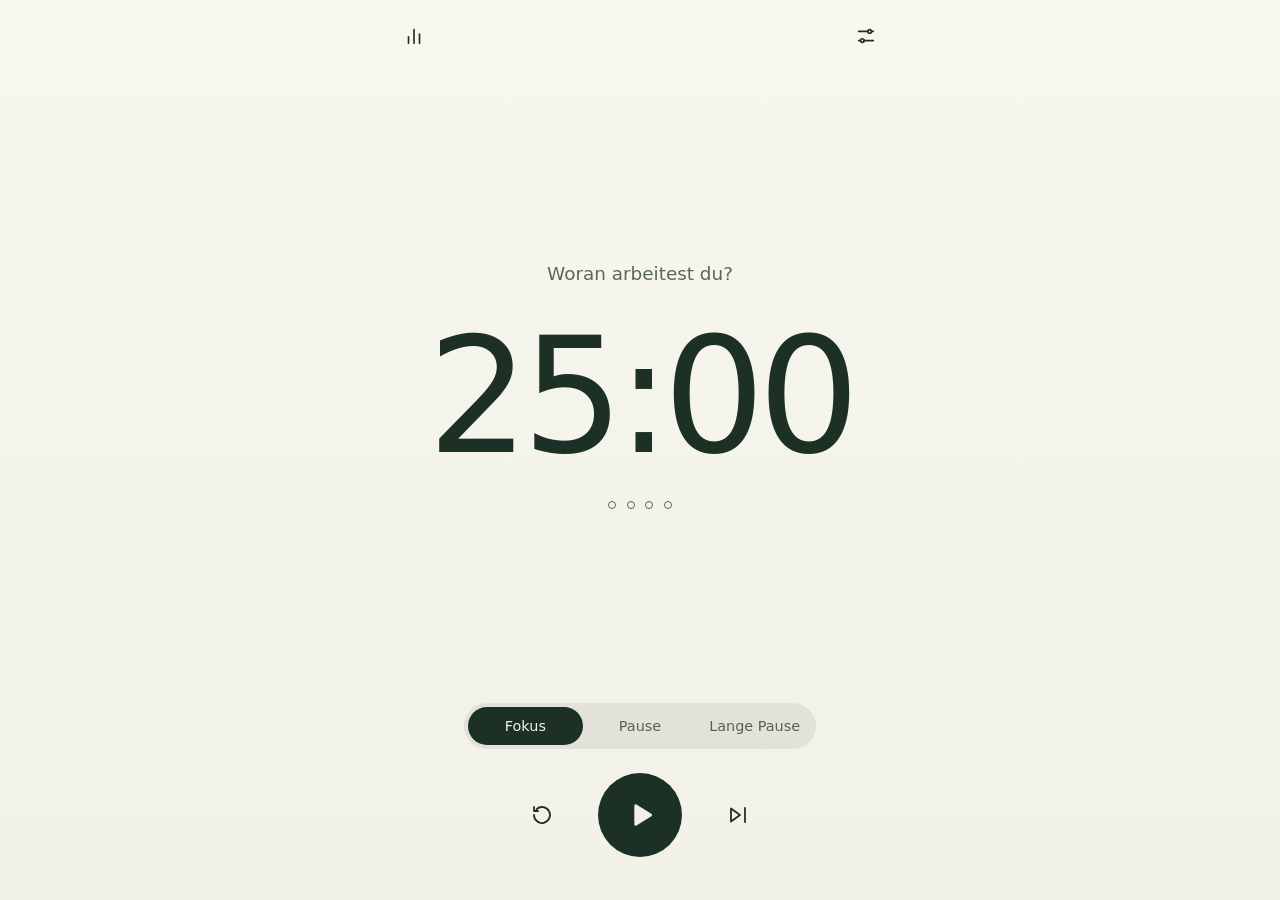
<file: index.html>
<!DOCTYPE html>
<html lang="de">
<head>
  <meta charset="UTF-8" />
  <meta name="viewport" content="width=device-width, initial-scale=1, viewport-fit=cover" />
  <meta name="theme-color" content="#14201A" media="(prefers-color-scheme: dark)" />
  <meta name="theme-color" content="#F2F1E7" media="(prefers-color-scheme: light)" />
  <meta name="color-scheme" content="dark light" />
  <meta name="description" content="Focus" />
  <meta name="apple-mobile-web-app-capable" content="yes" />
  <meta name="mobile-web-app-capable" content="yes" />
  <meta name="apple-mobile-web-app-status-bar-style" content="default" />
  <meta name="apple-mobile-web-app-title" content="Focus" />
  <title>Focus</title>
  <link rel="manifest" href="manifest.json" />
  <link rel="icon" href="icons/icon-192.png" type="image/png" />
  <link rel="apple-touch-icon" id="touch-icon" href="icons/apple-touch-icon.png" />
  <script>if (matchMedia("(prefers-color-scheme: light)").matches) document.getElementById("touch-icon").href = "icons/apple-touch-icon-light.png";</script>
  <link rel="stylesheet" href="style.css" />
  <script src="https://accounts.google.com/gsi/client" async defer></script>
</head>
<body data-mode="focus">
  <div class="fill" id="fill" aria-hidden="true"></div>

  <main class="app">
    <header class="bar">
      <button id="stats-btn" class="icon-btn" aria-label="Statistik">
        <svg viewBox="0 0 24 24" width="22" height="22" fill="none" stroke="currentColor" stroke-width="1.8" stroke-linecap="round"><path d="M6 20v-7M12 20V5M18 20v-10"/></svg>
      </button>
      <button id="settings-btn" class="icon-btn" aria-label="Einstellungen">
        <svg viewBox="0 0 24 24" width="22" height="22" fill="none" stroke="currentColor" stroke-width="1.8" stroke-linecap="round"><path d="M4 7h10M18 7h2M4 17h2M10 17h10"/><circle cx="16" cy="7" r="2"/><circle cx="8" cy="17" r="2"/></svg>
      </button>
    </header>

    <section class="stage">
      <label class="sr-only" for="topic">Thema der Session</label>
      <input id="topic" type="text" placeholder="Woran arbeitest du?" autocomplete="off" maxlength="80" />
      <div id="time" class="time" role="timer" aria-label="Verbleibende Zeit">25:00</div>
      <div class="dots" id="dots" role="img" aria-label="0 von 4 Sessions"><span></span><span></span><span></span><span></span></div>
    </section>

    <div class="modes" role="group" aria-label="Phase">
      <button class="mode" data-mode="focus" aria-pressed="true">Fokus</button>
      <button class="mode" data-mode="break" aria-pressed="false">Pause</button>
      <button class="mode" data-mode="long" aria-pressed="false">Lange Pause</button>
    </div>

    <footer class="dock">
      <button id="reset" class="icon-btn" aria-label="Zurücksetzen">
        <svg viewBox="0 0 24 24" width="24" height="24" fill="none" stroke="currentColor" stroke-width="1.8" stroke-linecap="round" stroke-linejoin="round"><path d="M4 12a8 8 0 1 0 2.6-5.9"/><path d="M4 4v4h4"/></svg>
      </button>
      <button id="toggle" class="play" aria-label="Start">
        <svg class="i-play" viewBox="0 0 24 24" width="34" height="34" fill="currentColor"><path d="M8 5.5v13a1 1 0 0 0 1.5.86l10.5-6.5a1 1 0 0 0 0-1.72L9.5 4.64A1 1 0 0 0 8 5.5Z"/></svg>
        <svg class="i-pause" viewBox="0 0 24 24" width="34" height="34" fill="currentColor"><rect x="6" y="5" width="4.5" height="14" rx="1.2"/><rect x="13.5" y="5" width="4.5" height="14" rx="1.2"/></svg>
      </button>
      <button id="skip" class="icon-btn" aria-label="Phase überspringen">
        <svg viewBox="0 0 24 24" width="24" height="24" fill="none" stroke="currentColor" stroke-width="1.8" stroke-linecap="round" stroke-linejoin="round"><path d="M5 5.5v13l9-6.5-9-6.5Z"/><path d="M19 5v14"/></svg>
      </button>
    </footer>
    <p id="status" class="status" role="status" aria-live="polite"></p>
  </main>

  <dialog id="stats" class="sheet" aria-label="Statistik">
    <div class="sheet-body">
      <div class="sheet-head">
        <h2>Statistik</h2>
        <button type="button" class="icon-btn" id="stats-close" aria-label="Schließen">
          <svg viewBox="0 0 24 24" width="20" height="20" fill="none" stroke="currentColor" stroke-width="1.8" stroke-linecap="round"><path d="M6 6l12 12M18 6L6 18"/></svg>
        </button>
      </div>
      <div class="kpis">
        <div><b id="k-today">0 Min</b><span id="l-today">Heute</span></div>
        <div><b id="k-week">0 Min</b><span id="l-week">Letzte 7 Tage</span></div>
        <div><b id="k-month">0 Min</b><span id="l-month">Letzte 30 Tage</span></div>
        <div><b id="k-streak">0</b><span>Tage in Folge</span></div>
      </div>
      <div class="chart" id="chart"></div>
      <p class="hint" id="stats-src"></p>
    </div>
  </dialog>

  <dialog id="settings" class="sheet" aria-label="Einstellungen">
    <form method="dialog" id="settings-form" class="sheet-body">
      <div class="sheet-head">
        <h2>Einstellungen</h2>
        <button type="button" class="icon-btn" id="settings-close" aria-label="Schließen">
          <svg viewBox="0 0 24 24" width="20" height="20" fill="none" stroke="currentColor" stroke-width="1.8" stroke-linecap="round"><path d="M6 6l12 12M18 6L6 18"/></svg>
        </button>
      </div>

      <div class="group">
        <h3>Dauer in Minuten</h3>
        <label>Fokus <input id="s-focus" type="number" min="1" max="180" inputmode="numeric" /></label>
        <label>Pause <input id="s-break" type="number" min="1" max="60" inputmode="numeric" /></label>
        <label>Lange Pause <input id="s-long" type="number" min="1" max="90" inputmode="numeric" /></label>
      </div>

      <div class="group">
        <h3>Google Kalender</h3>
        <p class="hint" id="cal-state">Nicht verbunden</p>
        <p class="hint">Beendete Fokus-Sessions werden eingetragen. Daraus entsteht auch die Statistik für alle deine Geräte.</p>
        <input id="cal-secret" class="field" type="password" autocomplete="off" placeholder="Client Secret einfügen (optional)" />
        <p class="hint">Mit dem Client Secret bleibt die Verbindung dauerhaft bestehen. Es wird nur auf diesem Gerät gespeichert.</p>
        <button type="button" id="cal-btn" class="ghost wide">Kalender verbinden</button>
      </div>

      <div class="group" id="install-group" hidden>
        <h3>App</h3>
        <p class="hint" id="install-hint" hidden>Zum Installieren: Teilen-Symbol, dann „Zum Home-Bildschirm“.</p>
        <button type="button" id="install" class="ghost wide" hidden>App installieren</button>
      </div>

      <button type="submit" class="solid wide">Speichern</button>
    </form>
  </dialog>

  <script src="app.js"></script>
</body>
</html>
</file>
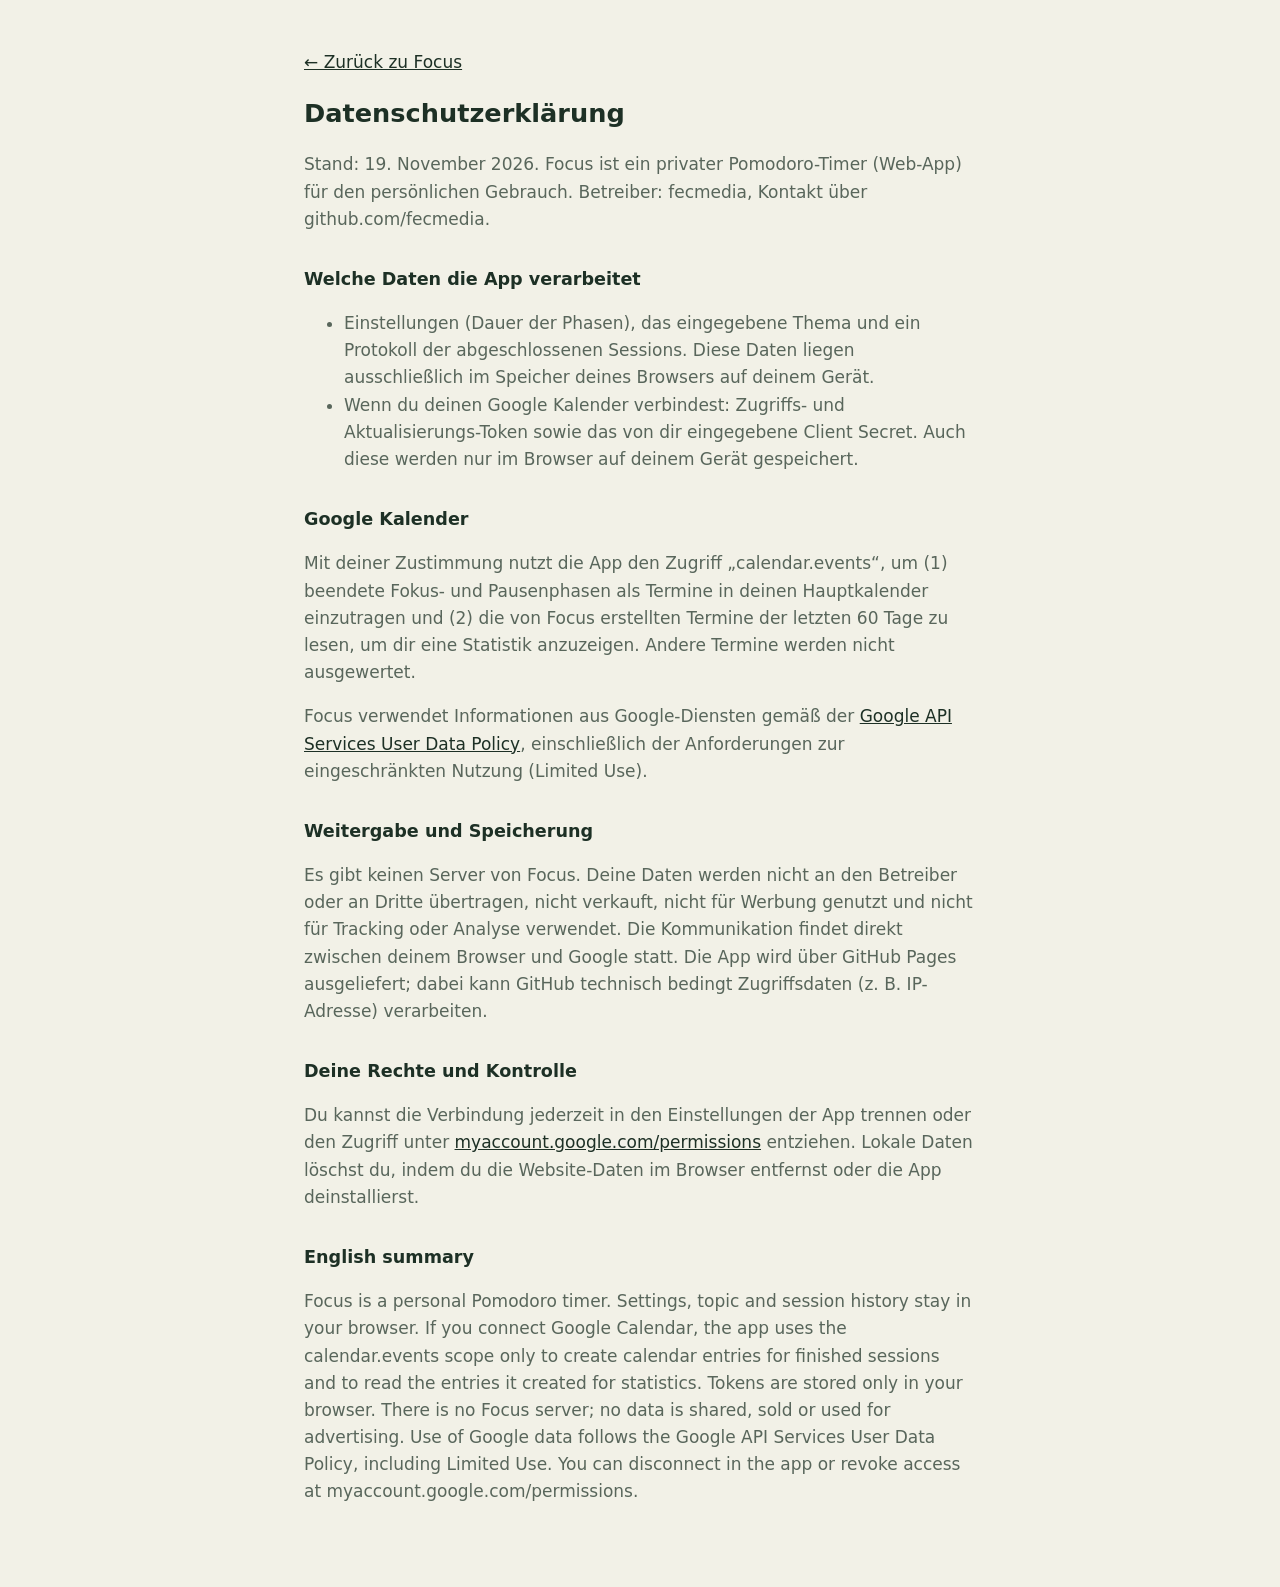
<file: privacy.html>
<!DOCTYPE html>
<html lang="de">
<head>
<meta charset="UTF-8" />
<meta name="viewport" content="width=device-width, initial-scale=1" />
<meta name="color-scheme" content="dark light" />
<title>Datenschutz – Focus</title>
<style>
  :root { --bg:#14201A; --fg:#EEF1E6; --mut:rgba(238,241,230,.72); }
  @media (prefers-color-scheme: light) { :root { --bg:#F2F1E7; --fg:#1D3025; --mut:rgba(29,48,37,.72); } }
  body { margin:0; background:var(--bg); color:var(--fg); font:17px/1.6 system-ui,-apple-system,"Segoe UI",sans-serif; }
  main { max-width:42rem; margin:0 auto; padding:2rem 1.25rem 4rem; }
  h1 { font-size:1.6rem; } h2 { font-size:1.1rem; margin-top:2rem; }
  p, li { color:var(--mut); } a { color:var(--fg); }
</style>
</head>
<body><main>
<p><a href="./">← Zurück zu Focus</a></p>
<h1>Datenschutzerklärung</h1>
<p>Stand: 19. November 2026. Focus ist ein privater Pomodoro-Timer (Web-App) für den persönlichen Gebrauch. Betreiber: fecmedia, Kontakt über github.com/fecmedia.</p>

<h2>Welche Daten die App verarbeitet</h2>
<ul>
  <li>Einstellungen (Dauer der Phasen), das eingegebene Thema und ein Protokoll der abgeschlossenen Sessions. Diese Daten liegen ausschließlich im Speicher deines Browsers auf deinem Gerät.</li>
  <li>Wenn du deinen Google Kalender verbindest: Zugriffs- und Aktualisierungs-Token sowie das von dir eingegebene Client Secret. Auch diese werden nur im Browser auf deinem Gerät gespeichert.</li>
</ul>

<h2>Google Kalender</h2>
<p>Mit deiner Zustimmung nutzt die App den Zugriff „calendar.events“, um (1) beendete Fokus- und Pausenphasen als Termine in deinen Hauptkalender einzutragen und (2) die von Focus erstellten Termine der letzten 60 Tage zu lesen, um dir eine Statistik anzuzeigen. Andere Termine werden nicht ausgewertet.</p>
<p>Focus verwendet Informationen aus Google-Diensten gemäß der <a href="https://developers.google.com/terms/api-services-user-data-policy">Google API Services User Data Policy</a>, einschließlich der Anforderungen zur eingeschränkten Nutzung (Limited Use).</p>

<h2>Weitergabe und Speicherung</h2>
<p>Es gibt keinen Server von Focus. Deine Daten werden nicht an den Betreiber oder an Dritte übertragen, nicht verkauft, nicht für Werbung genutzt und nicht für Tracking oder Analyse verwendet. Die Kommunikation findet direkt zwischen deinem Browser und Google statt. Die App wird über GitHub Pages ausgeliefert; dabei kann GitHub technisch bedingt Zugriffsdaten (z. B. IP-Adresse) verarbeiten.</p>

<h2>Deine Rechte und Kontrolle</h2>
<p>Du kannst die Verbindung jederzeit in den Einstellungen der App trennen oder den Zugriff unter <a href="https://myaccount.google.com/permissions">myaccount.google.com/permissions</a> entziehen. Lokale Daten löschst du, indem du die Website-Daten im Browser entfernst oder die App deinstallierst.</p>

<h2>English summary</h2>
<p>Focus is a personal Pomodoro timer. Settings, topic and session history stay in your browser. If you connect Google Calendar, the app uses the calendar.events scope only to create calendar entries for finished sessions and to read the entries it created for statistics. Tokens are stored only in your browser. There is no Focus server; no data is shared, sold or used for advertising. Use of Google data follows the Google API Services User Data Policy, including Limited Use. You can disconnect in the app or revoke access at myaccount.google.com/permissions.</p>
</main></body></html>
</file>
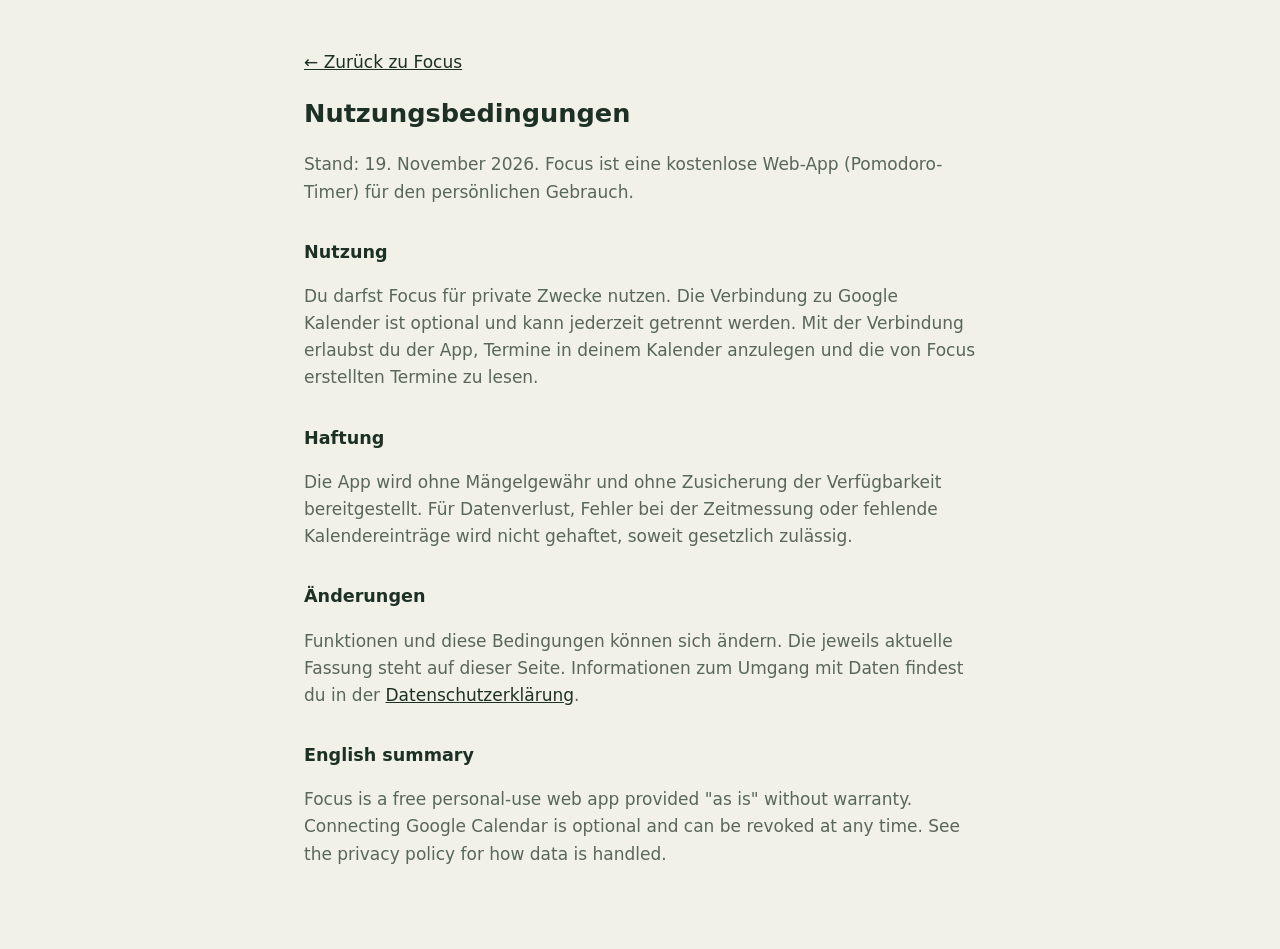
<file: terms.html>
<!DOCTYPE html>
<html lang="de">
<head>
<meta charset="UTF-8" />
<meta name="viewport" content="width=device-width, initial-scale=1" />
<meta name="color-scheme" content="dark light" />
<title>Nutzungsbedingungen – Focus</title>
<style>
  :root { --bg:#14201A; --fg:#EEF1E6; --mut:rgba(238,241,230,.72); }
  @media (prefers-color-scheme: light) { :root { --bg:#F2F1E7; --fg:#1D3025; --mut:rgba(29,48,37,.72); } }
  body { margin:0; background:var(--bg); color:var(--fg); font:17px/1.6 system-ui,-apple-system,"Segoe UI",sans-serif; }
  main { max-width:42rem; margin:0 auto; padding:2rem 1.25rem 4rem; }
  h1 { font-size:1.6rem; } h2 { font-size:1.1rem; margin-top:2rem; }
  p, li { color:var(--mut); } a { color:var(--fg); }
</style>
</head>
<body><main>
<p><a href="./">← Zurück zu Focus</a></p>
<h1>Nutzungsbedingungen</h1>
<p>Stand: 19. November 2026. Focus ist eine kostenlose Web-App (Pomodoro-Timer) für den persönlichen Gebrauch.</p>

<h2>Nutzung</h2>
<p>Du darfst Focus für private Zwecke nutzen. Die Verbindung zu Google Kalender ist optional und kann jederzeit getrennt werden. Mit der Verbindung erlaubst du der App, Termine in deinem Kalender anzulegen und die von Focus erstellten Termine zu lesen.</p>

<h2>Haftung</h2>
<p>Die App wird ohne Mängelgewähr und ohne Zusicherung der Verfügbarkeit bereitgestellt. Für Datenverlust, Fehler bei der Zeitmessung oder fehlende Kalendereinträge wird nicht gehaftet, soweit gesetzlich zulässig.</p>

<h2>Änderungen</h2>
<p>Funktionen und diese Bedingungen können sich ändern. Die jeweils aktuelle Fassung steht auf dieser Seite. Informationen zum Umgang mit Daten findest du in der <a href="privacy.html">Datenschutzerklärung</a>.</p>

<h2>English summary</h2>
<p>Focus is a free personal-use web app provided "as is" without warranty. Connecting Google Calendar is optional and can be revoked at any time. See the privacy policy for how data is handled.</p>
</main></body></html>
</file>
<file: style.css>
:root {
  /* Dunkel (Standard) */
  --ink: #14201A;
  --bg-top: #1B2C23;
  --text: #EEF1E6;
  --muted: rgba(238, 241, 230, .72);
  --line: rgba(238, 241, 230, .18);
  --glass: rgba(238, 241, 230, .1);
  --sheet: #1D2B23;
  --scrim: rgba(6, 12, 9, .6);
  --fill-focus: #3F7A5E;
  --fill-break: #4D807B;
  --fill-long: #5F7440;
  --fill: var(--fill-focus);
  --font: "SF Pro Rounded", ui-rounded, "Segoe UI Variable Display", "Segoe UI", system-ui, -apple-system, sans-serif;
  --wave: url("data:image/svg+xml,%3Csvg xmlns='http://www.w3.org/2000/svg' viewBox='0 0 400 28' preserveAspectRatio='none'%3E%3Cpath d='M0 14C70 2 130 2 200 13S330 26 400 14V28H0Z'/%3E%3C/svg%3E");
  color-scheme: dark;
}
/* Hell: folgt der Systemeinstellung (iPhone, Mac, Windows) */
@media (prefers-color-scheme: light) {
  :root {
    --ink: #F2F1E7;
    --bg-top: #F8F7EF;
    --text: #1D3025;
    --muted: rgba(29, 48, 37, .72);
    --line: rgba(29, 48, 37, .2);
    --glass: rgba(29, 48, 37, .08);
    --sheet: #FBFAF3;
    --scrim: rgba(30, 40, 34, .35);
    --fill-focus: #A8CBA2;
    --fill-break: #A7C9C4;
    --fill-long: #CBD6A0;
    color-scheme: light;
  }
}
body[data-mode="break"] { --fill: var(--fill-break); }
body[data-mode="long"]  { --fill: var(--fill-long); }

* { box-sizing: border-box; margin: 0; padding: 0; }
html, body { height: 100%; }
body {
  background: linear-gradient(180deg, var(--bg-top) 0%, var(--ink) 100%);
  color: var(--text); font-family: var(--font);
  overflow: hidden; -webkit-tap-highlight-color: transparent;
  -webkit-user-select: none; user-select: none;
}
button, input { font: inherit; color: inherit; }
button { cursor: pointer; border: 0; background: none; }
:focus-visible { outline: 2px solid var(--text); outline-offset: 3px; }
.sr-only { position: absolute; width: 1px; height: 1px; overflow: hidden; clip: rect(0 0 0 0); white-space: nowrap; }

/* Farbe steigt von unten auf, die Oberkante ist eine bewegte Welle */
.fill {
  position: fixed; inset: 0; background: var(--fill);
  transform: translateY(calc((1 - var(--p, 0)) * (100% + 32px)));
  transition: transform 1s linear, background-color 1.2s;
}
.fill.snap { transition: background-color 1.2s; }
.fill::before, .fill::after {
  content: ""; position: absolute; left: 0; right: 0; bottom: calc(100% - 1px);
  background: var(--fill);
  -webkit-mask: var(--wave) repeat-x 0 100% / 400px 28px;
          mask: var(--wave) repeat-x 0 100% / 400px 28px;
  animation: waveA 20s linear infinite paused;
}
.fill::before { height: 28px; opacity: .35; }
.fill::after  { height: 20px; -webkit-mask-size: 260px 20px; mask-size: 260px 20px; animation-name: waveB; animation-duration: 14s; }
body.running .fill::before, body.running .fill::after { animation-play-state: running; }
@keyframes waveA { to { -webkit-mask-position: 400px 100%; mask-position: 400px 100%; } }
@keyframes waveB { from { -webkit-mask-position: 260px 100%; mask-position: 260px 100%; } to { -webkit-mask-position: 0 100%; mask-position: 0 100%; } }

.app {
  position: relative; height: 100vh; height: 100dvh; max-width: 520px; margin: 0 auto;
  display: flex; flex-direction: column;
  padding: max(.75rem, env(safe-area-inset-top)) 1.25rem max(1rem, env(safe-area-inset-bottom));
}
.bar { display: flex; justify-content: space-between; margin: 0 -.6rem; }
.icon-btn { width: 48px; height: 48px; display: grid; place-items: center; border-radius: 50%; color: var(--text); transition: background-color .2s; }
.icon-btn:hover { background: var(--glass); }

.stage { flex: 1; display: flex; flex-direction: column; align-items: center; justify-content: center; gap: 1.5rem; }
#topic {
  width: 100%; max-width: 20rem; text-align: center; background: transparent; border: 0;
  font-size: 1.15rem; padding: .6rem; outline: none; border-radius: 10px;
  -webkit-user-select: text; user-select: text;
}
#topic::placeholder { color: var(--muted); }
#topic:focus { background: var(--glass); }
.time { font-size: clamp(6rem, 30vw, 10rem); font-weight: 300; line-height: 1; letter-spacing: -.045em; font-variant-numeric: tabular-nums; }
.dots { display: flex; gap: .65rem; }
.dots span { width: 8px; height: 8px; border-radius: 50%; border: 1.5px solid var(--muted); transition: background-color .3s; }
.dots span.on { background: var(--text); border-color: var(--text); }

.modes { display: flex; align-self: center; width: 100%; max-width: 22rem; background: var(--glass); padding: 4px; border-radius: 999px; }
.mode { flex: 1; padding: .7rem .4rem; border-radius: 999px; font-size: .9rem; font-weight: 500; color: var(--muted); white-space: nowrap; transition: background-color .2s, color .2s; }
.mode[aria-pressed="true"] { background: var(--text); color: var(--ink); }

.dock { display: flex; justify-content: center; align-items: center; gap: 2rem; padding: 1.5rem 0 .5rem; }
.play { width: 84px; height: 84px; border-radius: 50%; display: grid; place-items: center; background: var(--text); color: var(--ink); transition: transform .12s; }
.play:active { transform: scale(.94); }
.play .i-pause, .play.running .i-play { display: none; }
.play.running .i-pause { display: block; }
.status { text-align: center; font-size: .85rem; color: var(--muted); min-height: 1.4em; }

/* Sheets: unten angedockt auf dem Handy, zentriert am Desktop */
dialog.sheet { margin: auto; width: min(92vw, 380px); max-height: 88dvh; overflow: auto; background: var(--sheet); color: var(--text); border: 1px solid var(--line); border-radius: 22px; padding: 0; }
dialog.sheet::backdrop { background: var(--scrim); backdrop-filter: blur(6px); }
.sheet-body { padding: 1.25rem 1.25rem calc(1.25rem + env(safe-area-inset-bottom)); }
.sheet-head { display: flex; justify-content: space-between; align-items: center; margin-bottom: .75rem; }
.sheet-head .icon-btn { margin-right: -.6rem; }
h2 { font-size: 1.2rem; font-weight: 600; }
h3 { font-size: .95rem; font-weight: 600; margin-bottom: .5rem; }
.group { padding: .9rem 0; border-top: 1px solid var(--line); }
.hint { color: var(--muted); font-size: .85rem; line-height: 1.45; margin-bottom: .6rem; }
label { display: flex; justify-content: space-between; align-items: center; padding: .4rem 0; }
label input { width: 5rem; text-align: right; background: var(--glass); border: 1px solid var(--line); border-radius: 10px; padding: .55rem .7rem; }
.ghost, .solid { padding: .85rem 1rem; border-radius: 14px; font-weight: 500; }
.ghost { background: var(--glass); }
.solid { background: var(--text); color: var(--ink); margin-top: .5rem; }
.wide { width: 100%; }

.kpis { display: grid; grid-template-columns: 1fr 1fr; gap: 1.1rem 1rem; padding: .5rem 0 1.25rem; }
.kpis b { display: block; font-size: 1.5rem; font-weight: 500; font-variant-numeric: tabular-nums; }
.kpis span { font-size: .8rem; color: var(--muted); }
.chart { display: flex; gap: .5rem; height: 160px; margin-bottom: .75rem; }
.col { flex: 1; display: flex; flex-direction: column; align-items: center; gap: 4px; }
.col .val { font-size: .7rem; color: var(--muted); min-height: 1em; font-variant-numeric: tabular-nums; }
.col .track { flex: 1; width: 100%; display: flex; align-items: flex-end; justify-content: center; }
.col .bar { width: 100%; max-width: 28px; min-height: 3px; border-radius: 6px; background: var(--line); }
.col .bar.now { background: var(--text); }
.col .lab { font-size: .75rem; color: var(--muted); }

@media (max-width: 600px) {
  dialog.sheet { margin: auto 0 0; width: 100%; max-width: none; border-radius: 22px 22px 0 0; border-bottom: 0; }
}
@media (prefers-reduced-motion: reduce) {
  .fill, .play, .dots span { transition: none; }
  .fill::before, .fill::after { animation: none; }
}

.field { width: 100%; margin-bottom: .6rem; background: var(--glass); border: 1px solid var(--line); border-radius: 10px; padding: .7rem .8rem; outline: none; -webkit-user-select: text; user-select: text; }
.field::placeholder { color: var(--muted); }
</file>
